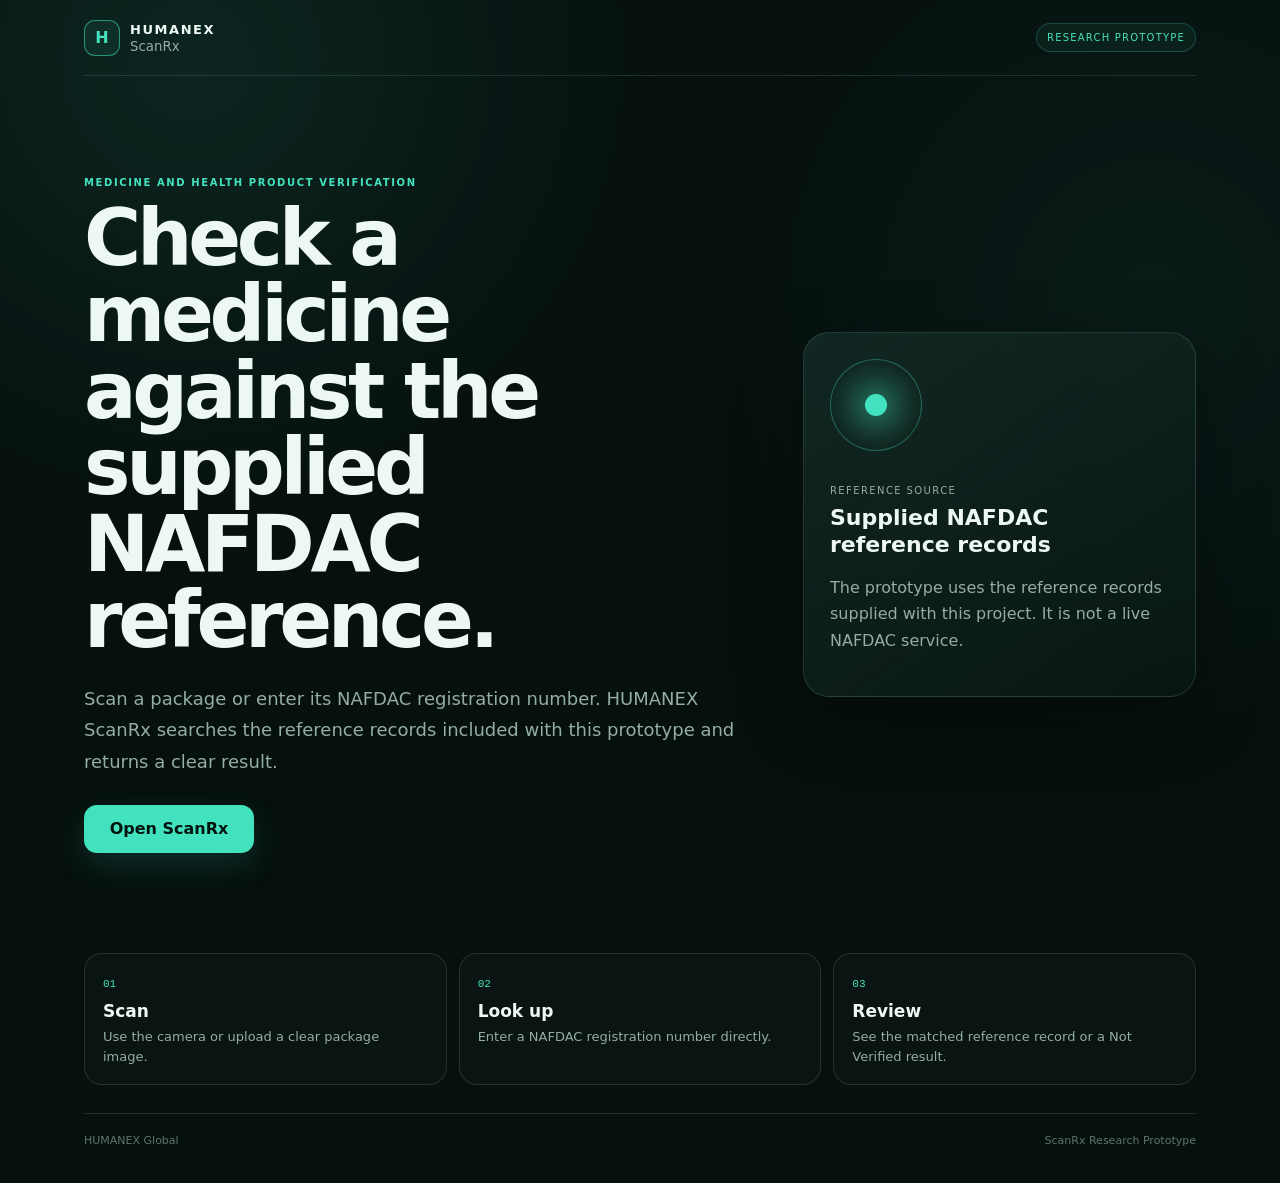
<file: index.html>
<!doctype html>
<html lang="en">
<head>
  <meta charset="utf-8">
  <meta name="viewport" content="width=device-width, initial-scale=1, viewport-fit=cover">
  <meta name="theme-color" content="#06100e">
  <meta name="description" content="HUMANEX ScanRx medicine verification research prototype.">
  <title>HUMANEX ScanRx | Medicine Verification Research Prototype</title>
  <meta name="description" content="HUMANEX ScanRx is a browser based medicine verification research prototype that checks product information against a supplied NAFDAC reference dataset.">
  <meta name="author" content="Emmanuel Odeleye">
  <meta name="robots" content="index, follow, max-image-preview:large">
  <meta name="googlebot" content="index, follow">
  <meta name="application-name" content="HUMANEX ScanRx">
  <link rel="canonical" href="https://odeleyeemmanuel.github.io/HUMANEX-ScanRx/">

  <meta property="og:type" content="website">
  <meta property="og:title" content="HUMANEX ScanRx | Medicine Verification Research Prototype">
  <meta property="og:description" content="Check medicine product information against a supplied NAFDAC reference dataset using package scanning or registration number lookup.">
  <meta property="og:url" content="https://odeleyeemmanuel.github.io/HUMANEX-ScanRx/">
  <meta property="og:site_name" content="HUMANEX ScanRx">
  <meta name="twitter:card" content="summary">
  <meta name="twitter:title" content="HUMANEX ScanRx | Medicine Verification">
  <meta name="twitter:description" content="A browser based medicine verification research prototype by HUMANEX Global.">

  <script type="application/ld+json">
  {
    "@context":"https://schema.org",
    "@type":"WebApplication",
    "name":"HUMANEX ScanRx",
    "url":"https://odeleyeemmanuel.github.io/HUMANEX-ScanRx/",
    "description":"A browser based medicine verification research prototype using a supplied NAFDAC reference dataset.",
    "applicationCategory":"HealthApplication",
    "operatingSystem":"Web Browser",
    "author":{"@type":"Person","name":"Emmanuel Odeleye"}
  }
  </script>
  <link rel="stylesheet" href="styles.css">
</head>
<body class="landing-body">
  <div class="app-shell landing-shell">
    <header class="site-header">
      <a class="brand" href="index.html">
        <span class="brand-mark">H</span>
        <span><strong>HUMANEX</strong><small>ScanRx</small></span>
      </a>
      <span class="prototype-badge">RESEARCH PROTOTYPE</span>
    </header>

    <main class="landing-main">
      <section class="landing-hero">
        <div class="hero-copy">
          <p class="eyebrow">MEDICINE AND HEALTH PRODUCT VERIFICATION</p>
          <h1>Check a medicine against the supplied NAFDAC reference.</h1>
          <p class="hero-text">
            Scan a package or enter its NAFDAC registration number. HUMANEX ScanRx searches
            the reference records included with this prototype and returns a clear result.
          </p>
          <a class="button button-primary hero-button" href="scan.html">Open ScanRx</a>
        </div>

        <div class="hero-panel">
          <div class="status-orb"><span></span></div>
          <span class="panel-label">REFERENCE SOURCE</span>
          <strong>Supplied NAFDAC reference records</strong>
          <p>The prototype uses the reference records supplied with this project. It is not a live NAFDAC service.</p>
        </div>
      </section>

      <section class="landing-cards">
        <article><span>01</span><strong>Scan</strong><p>Use the camera or upload a clear package image.</p></article>
        <article><span>02</span><strong>Look up</strong><p>Enter a NAFDAC registration number directly.</p></article>
        <article><span>03</span><strong>Review</strong><p>See the matched reference record or a Not Verified result.</p></article>
      </section>
    </main>

    <footer><span>HUMANEX Global</span><span>ScanRx Research Prototype</span></footer>
  </div>
</body>
</html>
</file>
<file: styles.css>
[hidden] { display: none !important; }

:root {
  --bg: #06100e;
  --surface: #0c1916;
  --surface-2: #10211d;
  --surface-3: #142a25;
  --line: rgba(178, 231, 218, .14);
  --text: #edf8f4;
  --muted: #94ada6;
  --accent: #43e2be;
  --accent-2: #a4ffe9;
  --warning: #f4c96b;
  --danger: #ff6d7d;
  --success: #62e7a8;
  --shadow: 0 22px 70px rgba(0,0,0,.32);
}

*,
*::before,
*::after {
  box-sizing: border-box;
}

html {
  scroll-behavior: smooth;
  background: var(--bg);
}

body {
  margin: 0;
  width: 100%;
  min-width: 0;
  min-height: 100vh;
  overflow-x: hidden;
  color: var(--text);
  background:
    radial-gradient(circle at 15% 5%, rgba(67,226,190,.10), transparent 30rem),
    radial-gradient(circle at 90% 25%, rgba(67,226,190,.055), transparent 28rem),
    var(--bg);
  font-family: Inter, ui-sans-serif, system-ui, -apple-system, BlinkMacSystemFont, "Segoe UI", sans-serif;
}

body,
button,
input,
a {
  -webkit-tap-highlight-color: transparent;
}

button,
input {
  font: inherit;
}

button {
  min-width: 0;
}

h1,
h2,
h3,
p,
span,
label,
a,
button {
  overflow-wrap: anywhere;
}

a {
  color: inherit;
}

.app-shell,
.scanner-app {
  width: min(100%, 1180px);
  max-width: 100%;
  margin: 0 auto;
  padding-inline: clamp(14px, 3vw, 34px);
}

.brand {
  display: inline-flex;
  align-items: center;
  gap: 10px;
  min-width: 0;
  color: var(--text);
  text-decoration: none;
}

.brand-mark {
  width: 36px;
  height: 36px;
  flex: 0 0 auto;
  display: grid;
  place-items: center;
  border: 1px solid rgba(67,226,190,.55);
  border-radius: 11px;
  color: var(--accent);
  font-weight: 900;
  background: rgba(67,226,190,.07);
}

.brand strong,
.brand small {
  display: block;
}

.brand strong {
  letter-spacing: .12em;
  font-size: 13px;
}

.brand small {
  color: var(--muted);
  margin-top: 2px;
}

.eyebrow {
  margin: 0 0 10px;
  color: var(--accent);
  font-size: 10px;
  font-weight: 800;
  letter-spacing: .16em;
  line-height: 1.4;
  text-transform: uppercase;
}

.prototype-badge {
  color: var(--accent);
  border: 1px solid rgba(67,226,190,.22);
  background: rgba(67,226,190,.06);
  padding: 8px 10px;
  border-radius: 999px;
  white-space: nowrap;
  font-size: 10px;
  letter-spacing: .12em;
}

.site-header {
  min-height: 76px;
  display: flex;
  align-items: center;
  justify-content: space-between;
  gap: 12px;
  border-bottom: 1px solid var(--line);
}

.button {
  min-height: 48px;
  width: auto;
  max-width: 100%;
  display: inline-flex;
  align-items: center;
  justify-content: center;
  border: 1px solid transparent;
  border-radius: 13px;
  padding: 12px 18px;
  color: var(--text);
  font-weight: 800;
  line-height: 1.25;
  text-align: center;
  cursor: pointer;
  transition: transform .18s ease, border-color .18s ease, background .18s ease;
}

.button:hover {
  transform: translateY(-1px);
}

.button:active {
  transform: translateY(0) scale(.99);
}

.button:disabled {
  opacity: .45;
  cursor: not-allowed;
  transform: none;
}

.button-primary {
  color: #03130f;
  background: var(--accent);
  box-shadow: 0 12px 34px rgba(67,226,190,.14);
}

.button-secondary {
  color: var(--text);
  background: rgba(255,255,255,.025);
  border-color: var(--line);
}

.wide {
  width: 100%;
}

.landing-body {
  min-height: 100svh;
}

.landing-shell {
  min-height: 100svh;
  display: flex;
  flex-direction: column;
}

.landing-main {
  flex: 1;
}

.landing-hero {
  min-height: calc(100svh - 146px);
  display: grid;
  grid-template-columns: minmax(0, 1.25fr) minmax(280px, .75fr);
  align-items: center;
  gap: clamp(24px, 5vw, 70px);
  padding: clamp(46px, 9vw, 100px) 0;
}

.hero-copy {
  min-width: 0;
}

.hero-copy h1 {
  max-width: 760px;
  margin: 0;
  font-size: clamp(40px, 7vw, 78px);
  line-height: .98;
  letter-spacing: -.055em;
}

.hero-text {
  max-width: 690px;
  margin: 24px 0 0;
  color: var(--muted);
  font-size: clamp(15px, 1.8vw, 18px);
  line-height: 1.75;
}

.hero-button {
  margin-top: 28px;
  min-width: 170px;
  text-decoration: none;
}

.hero-panel {
  align-self: center;
  min-width: 0;
  padding: 26px;
  border: 1px solid var(--line);
  border-radius: 26px;
  background: linear-gradient(145deg, rgba(20,42,37,.88), rgba(9,24,20,.78));
  box-shadow: var(--shadow);
}

.status-orb {
  width: 92px;
  height: 92px;
  display: grid;
  place-items: center;
  margin-bottom: 34px;
  border-radius: 50%;
  border: 1px solid rgba(67,226,190,.35);
  background: radial-gradient(circle, rgba(67,226,190,.25), rgba(67,226,190,.02) 68%);
}

.status-orb span {
  width: 22px;
  height: 22px;
  border-radius: 50%;
  background: var(--accent);
  box-shadow: 0 0 30px rgba(67,226,190,.65);
}

.panel-label {
  display: block;
  margin-bottom: 8px;
  color: var(--muted);
  font-size: 10px;
  letter-spacing: .14em;
  text-transform: uppercase;
}

.hero-panel strong {
  display: block;
  font-size: 22px;
  line-height: 1.25;
}

.hero-panel p {
  color: var(--muted);
  line-height: 1.65;
}

.landing-cards {
  display: grid;
  grid-template-columns: repeat(3, minmax(0, 1fr));
  gap: 12px;
  padding-bottom: 28px;
}

.landing-cards article {
  min-width: 0;
  padding: 18px;
  border: 1px solid var(--line);
  border-radius: 18px;
  background: rgba(255,255,255,.018);
}

.landing-cards span {
  color: var(--accent);
  font: 11px ui-monospace, SFMono-Regular, Menlo, monospace;
}

.landing-cards strong {
  display: block;
  margin-top: 10px;
  font-size: 17px;
}

.landing-cards p {
  margin: 6px 0 0;
  color: var(--muted);
  font-size: 13px;
  line-height: 1.5;
}

footer {
  min-height: 70px;
  display: flex;
  justify-content: space-between;
  gap: 12px;
  padding: 20px 0;
  color: #5e756d;
  font-size: 11px;
  border-top: 1px solid var(--line);
}

/* ScanRx */
.scanner-body {
  min-height: 100svh;
}

.scanner-app {
  min-height: 100svh;
}

.scanner-header {
  min-height: 70px;
  display: flex;
  align-items: center;
  justify-content: space-between;
  gap: 12px;
  border-bottom: 1px solid var(--line);
}

.back-link {
  flex: 0 0 auto;
  color: var(--muted);
  font-size: 13px;
  text-decoration: none;
}

.scanner-main {
  width: 100%;
  max-width: 860px;
  margin: 0 auto;
  padding: 34px 0 60px;
}

.scanner-intro {
  margin-bottom: 24px;
}

.scanner-intro h1 {
  max-width: 760px;
  margin: 0;
  font-size: clamp(30px, 6vw, 52px);
  line-height: 1.05;
  letter-spacing: -.045em;
}

.scanner-intro > p:last-child {
  max-width: 700px;
  margin: 14px 0 0;
  color: var(--muted);
  line-height: 1.65;
}

.scanner-card,
.manual-card,
.status-card {
  width: 100%;
  max-width: 100%;
  border: 1px solid var(--line);
  border-radius: 22px;
  background: rgba(12,25,22,.9);
}

.scanner-card {
  padding: clamp(14px, 3vw, 22px);
}

.card-heading {
  margin-bottom: 16px;
}

.card-heading h2,
.manual-card h2 {
  margin: 0;
  font-size: clamp(20px, 4vw, 28px);
  line-height: 1.18;
}

.camera-frame {
  position: relative;
  width: 100%;
  max-width: 100%;
  aspect-ratio: 4 / 3;
  min-height: 260px;
  overflow: hidden;
  border-radius: 17px;
  border: 1px solid rgba(67,226,190,.17);
  background:
    radial-gradient(circle at 50% 50%, rgba(67,226,190,.06), transparent 52%),
    #06100e;
}

.camera-frame video,
.camera-frame img {
  position: absolute;
  inset: 0;
  width: 100%;
  height: 100%;
  max-width: 100%;
  object-fit: cover;
}

.camera-placeholder {
  position: absolute;
  inset: 0;
  z-index: 1;
  width: 100%;
  max-width: 100%;
  display: grid;
  place-content: center;
  gap: 8px;
  padding: 24px;
  color: var(--muted);
  text-align: center;
}

.camera-placeholder strong {
  color: var(--text);
  font-size: 20px;
}

.camera-placeholder span {
  max-width: 420px;
  margin: 0 auto;
  font-size: 13px;
  line-height: 1.55;
}

.scan-icon {
  width: 58px;
  height: 58px;
  display: grid;
  place-items: center;
  margin: 0 auto 5px;
  border: 1px solid rgba(67,226,190,.3);
  border-radius: 16px;
  color: var(--accent);
  font-size: 35px;
}

.scan-corners {
  position: absolute;
  inset: 0;
  z-index: 3;
  pointer-events: none;
}

.scan-corners i {
  position: absolute;
  width: 34px;
  height: 34px;
  border-color: var(--accent);
  border-style: solid;
  opacity: .85;
}

.scan-corners i:nth-child(1) {
  top: 16px;
  left: 16px;
  border-width: 2px 0 0 2px;
  border-radius: 9px 0 0 0;
}

.scan-corners i:nth-child(2) {
  top: 16px;
  right: 16px;
  border-width: 2px 2px 0 0;
  border-radius: 0 9px 0 0;
}

.scan-corners i:nth-child(3) {
  bottom: 16px;
  left: 16px;
  border-width: 0 0 2px 2px;
  border-radius: 0 0 0 9px;
}

.scan-corners i:nth-child(4) {
  right: 16px;
  bottom: 16px;
  border-width: 0 2px 2px 0;
  border-radius: 0 0 9px 0;
}

.scan-guide {
  position: absolute;
  z-index: 4;
  left: 50%;
  bottom: 14px;
  width: calc(100% - 32px);
  max-width: 520px;
  transform: translateX(-50%);
  padding: 8px 10px;
  border: 1px solid rgba(178,231,218,.12);
  border-radius: 999px;
  color: var(--text);
  background: rgba(1,8,6,.62);
  font-size: 11px;
  line-height: 1.3;
  text-align: center;
  backdrop-filter: blur(5px);
  pointer-events: none;
}

.camera-actions,
.captured-actions {
  display: grid;
  grid-template-columns: repeat(2, minmax(0, 1fr));
  gap: 10px;
  margin-top: 12px;
}

.camera-actions .button,
.captured-actions .button {
  width: 100%;
}

.notice {
  margin-top: 12px;
  padding: 12px 14px;
  border-radius: 13px;
  border: 1px solid rgba(244,201,107,.18);
  color: var(--warning);
  background: rgba(244,201,107,.07);
  font-size: 13px;
  line-height: 1.55;
}

.notice[data-type="success"] {
  color: #baf9d6;
  border-color: rgba(98,231,168,.20);
  background: rgba(98,231,168,.07);
}

.notice[data-type="error"] {
  color: #ffd6db;
  border-color: rgba(255,109,125,.22);
  background: rgba(255,109,125,.07);
}

.manual-card {
  display: grid;
  grid-template-columns: minmax(0, .9fr) minmax(0, 1.1fr);
  gap: 28px;
  align-items: center;
  margin-top: 16px;
  padding: clamp(18px, 4vw, 28px);
}

.manual-card > div {
  min-width: 0;
}

.manual-card p:not(.eyebrow) {
  margin: 9px 0 0;
  color: var(--muted);
  line-height: 1.6;
}

.registration-form {
  min-width: 0;
  display: grid;
  gap: 9px;
}

.registration-form label {
  font-size: 12px;
  font-weight: 800;
}

.registration-form input {
  width: 100%;
  min-width: 0;
  min-height: 50px;
  border: 1px solid var(--line);
  border-radius: 13px;
  padding: 0 14px;
  outline: none;
  color: var(--text);
  background: #07130f;
}

.registration-form input::placeholder {
  color: #657c75;
}

.registration-form input:focus {
  border-color: rgba(67,226,190,.55);
  box-shadow: 0 0 0 3px rgba(67,226,190,.08);
}

.status-card {
  margin-top: 16px;
  padding: 16px;
}

.status-progress {
  width: 100%;
  height: 4px;
  overflow: hidden;
  margin-bottom: 12px;
  border-radius: 999px;
  background: rgba(67,226,190,.10);
}

.status-progress span {
  display: block;
  width: 0;
  height: 100%;
  border-radius: inherit;
  background: var(--accent);
  transition: width .2s ease;
}

.status-card strong {
  display: block;
  line-height: 1.3;
}

.status-card p {
  margin: 4px 0 0;
  color: var(--muted);
  font-size: 13px;
  line-height: 1.55;
}

.result-section {
  width: 100%;
  max-width: 100%;
  margin-top: 20px;
}

.result-card {
  width: 100%;
  max-width: 100%;
  overflow: hidden;
  border: 1px solid var(--line);
  border-radius: 22px;
  box-shadow: var(--shadow);
}

.result-top {
  padding: clamp(20px, 4vw, 28px);
}

.verified-card .result-top {
  background: linear-gradient(145deg, rgba(67,226,190,.14), rgba(9,31,25,.85));
}

.unverified-card .result-top {
  background: linear-gradient(145deg, rgba(255,109,125,.11), rgba(35,10,15,.85));
}

.verdict {
  display: inline-flex;
  align-items: center;
  gap: 9px;
  max-width: 100%;
  font-size: 12px;
  font-weight: 900;
  letter-spacing: .08em;
  line-height: 1.35;
}

.verdict-dot {
  width: 10px;
  height: 10px;
  flex: 0 0 auto;
  border-radius: 50%;
}

.verdict.verified .verdict-dot {
  background: var(--accent);
  box-shadow: 0 0 18px rgba(67,226,190,.6);
}

.verdict.unverified .verdict-dot {
  background: var(--danger);
  box-shadow: 0 0 18px rgba(255,109,125,.45);
}

.result-top h2 {
  margin: 13px 0 0;
  font-size: clamp(24px, 5vw, 36px);
  line-height: 1.12;
  letter-spacing: -.025em;
}

.result-top p {
  margin: 10px 0 0;
  color: var(--muted);
  line-height: 1.6;
}

.result-body {
  padding: 8px clamp(16px, 4vw, 24px) 22px;
  background: var(--surface);
}

.detail {
  display: grid;
  grid-template-columns: minmax(125px, .7fr) minmax(0, 1.3fr);
  gap: 16px;
  min-width: 0;
  padding: 14px 0;
  border-bottom: 1px solid var(--line);
}

.detail-label {
  color: var(--muted);
  font-size: 13px;
  line-height: 1.45;
}

.detail-value {
  min-width: 0;
  font-weight: 700;
  line-height: 1.45;
  overflow-wrap: anywhere;
  word-break: break-word;
}

.match-note,
.result-note,
.danger-callout {
  min-width: 0;
  margin-top: 15px;
  padding: 14px;
  border-radius: 14px;
  line-height: 1.6;
}

.match-note {
  display: grid;
  gap: 4px;
  color: #c6ddd6;
  background: rgba(67,226,190,.055);
  border: 1px solid rgba(67,226,190,.14);
}

.match-note span {
  font-family: ui-monospace, SFMono-Regular, Menlo, monospace;
  overflow-wrap: anywhere;
}

.result-note {
  color: #c6ddd6;
  background: rgba(67,226,190,.055);
  border: 1px solid rgba(67,226,190,.14);
  font-size: 13px;
}

.danger-callout {
  display: grid;
  gap: 7px;
  color: #ffd9de;
  background: rgba(255,109,125,.075);
  border: 1px solid rgba(255,109,125,.22);
}

.danger-callout strong {
  color: #fff1f3;
  font-size: 14px;
  line-height: 1.5;
}

.danger-callout span {
  color: #e8c3c9;
  font-size: 12px;
}

.report-button {
  width: 100%;
  min-height: 48px;
  display: flex;
  align-items: center;
  justify-content: center;
  margin-top: 12px;
  padding: 12px 15px;
  border: 1px solid rgba(255,255,255,.10);
  border-radius: 13px;
  color: #fff;
  background: #9e3444;
  font-weight: 800;
  line-height: 1.3;
  text-align: center;
  text-decoration: none;
}

.report-button:hover {
  background: #b83d4e;
}

.result-reset {
  margin-top: 12px;
}

.scanner-disclaimer {
  margin: 18px 0 0;
  color: #617970;
  font-size: 11px;
  line-height: 1.6;
  text-align: center;
}

/* Prevent accidental overflow from long database values. */
.scanner-main > *,
.scanner-card > *,
.manual-card > *,
.result-section > * {
  min-width: 0;
  max-width: 100%;
}

/* Responsive */
@media (max-width: 820px) {
  .landing-hero {
    grid-template-columns: 1fr;
    min-height: auto;
  }

  .landing-cards {
    grid-template-columns: 1fr;
  }

  .manual-card {
    grid-template-columns: 1fr;
  }
}

@media (max-width: 560px) {
  .site-header {
    min-height: 68px;
  }

  .prototype-badge {
    max-width: 44%;
    overflow: hidden;
    text-overflow: ellipsis;
    font-size: 8px;
    padding: 7px 8px;
  }

  .landing-hero {
    padding: 58px 0 70px;
  }

  .hero-copy h1 {
    font-size: clamp(38px, 13vw, 58px);
  }

  .hero-button {
    width: 100%;
  }

  .hero-panel {
    padding: 20px;
    border-radius: 20px;
  }

  .scanner-header {
    min-height: 62px;
  }

  .scanner-main {
    padding-top: 24px;
  }

  .scanner-intro h1 {
    font-size: clamp(30px, 10vw, 44px);
  }

  .camera-frame {
    aspect-ratio: 1 / 1;
    min-height: 250px;
  }

  .camera-actions,
  .captured-actions {
    grid-template-columns: 1fr;
  }

  .manual-card {
    gap: 18px;
  }

  .detail {
    grid-template-columns: 1fr;
    gap: 5px;
  }

  .detail-value {
    text-align: left;
  }

  footer {
    flex-direction: column;
  }
}

@media (max-width: 360px) {
  .app-shell,
  .scanner-app {
    padding-inline: 11px;
  }

  .brand strong {
    font-size: 11px;
  }

  .scanner-main {
    padding-top: 20px;
  }

  .camera-frame {
    min-height: 230px;
  }

  .button {
    padding-inline: 13px;
  }
}

@media (prefers-reduced-motion: reduce) {
  html {
    scroll-behavior: auto;
  }

  .button {
    transition: none;
  }
}

/* Verification results are intentionally shown as a modal popup, not below the scanner. */
body.result-popup-open {
  overflow: hidden;
}

.result-section {
  position: fixed;
  inset: 0;
  z-index: 9999;
  width: 100vw;
  height: 100dvh;
  max-width: none;
  margin: 0;
  padding: max(16px, env(safe-area-inset-top)) max(16px, env(safe-area-inset-right)) max(16px, env(safe-area-inset-bottom)) max(16px, env(safe-area-inset-left));
  display: flex;
  align-items: center;
  justify-content: center;
  background: rgba(2, 8, 7, .82);
  backdrop-filter: blur(8px);
  overflow: auto;
}

.result-section > #resultCard {
  width: min(680px, 100%);
  max-width: 680px;
  max-height: calc(100dvh - 32px);
  overflow: auto;
  border-radius: 22px;
  overscroll-behavior: contain;
}

.result-card {
  max-height: none;
}

@media (max-width: 560px) {
  .result-section {
    align-items: flex-end;
    padding: 10px;
  }

  .result-section > #resultCard {
    width: 100%;
    max-height: calc(100dvh - 20px);
    border-radius: 20px 20px 12px 12px;
  }
}
</file>
